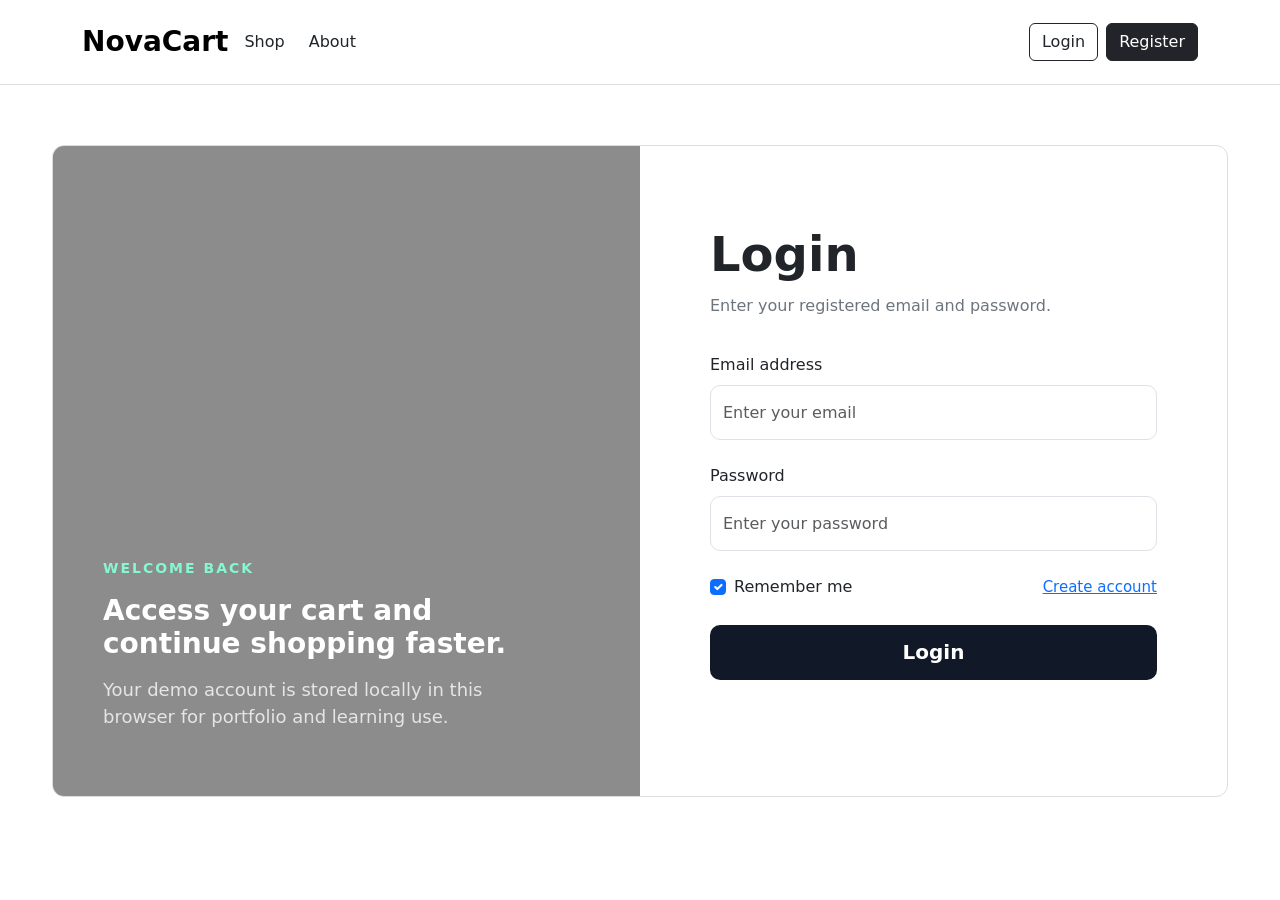
<file: login.html>
<!DOCTYPE html>
<html lang="en">
<head>
  <meta charset="UTF-8" />
  <meta name="viewport" content="width=device-width, initial-scale=1.0"/>
  <title> Login</title>

  <!-- Bootstrap 5 -->
  <link href="https://cdn.jsdelivr.net/npm/bootstrap@5.3.3/dist/css/bootstrap.min.css" rel="stylesheet">
  <link rel="stylesheet" href="login.css">
  
</head>
<body>

  <!-- Navbar -->
  <nav class="navbar navbar-expand-lg py-3">
    <div class="container">
      <a class="navbar-brand brand" href="index.html">NovaCart</a>

      <div class="d-flex align-items-center gap-4">
        <a href="index.html" class="text-dark text-decoration-none">Shop</a>
        <a href="about.html" class="text-dark text-decoration-none">About</a>
      </div>

      <div class="ms-auto d-flex gap-2">
        <button class="btn btn-outline-dark" onclick="window.location.href='login.html'">Login</button>
        <button class="btn btn-dark"onclick="window.location.href='register.html'">Register</button>
      </div>
    </div>
  </nav>

  <!-- Login Section -->
  <div class="container login-wrapper">
    <div class="row g-0 login-card">

      <!-- Left Side -->
      <div class="col-lg-6">
        <div class="left-panel">
          <div class="left-overlay"></div>
          <div class="left-content">
            <div class="welcome-text">WELCOME BACK</div>

            <h1>Access your cart and continue shopping faster.</h1>
            <p>Your demo account is stored locally in this browser
              for portfolio and learning use.</p>
          </div>
        </div>
      </div>

      <!-- Right Side -->
      <div class="col-lg-6">
        <div class="form-panel">
          <h2>Login</h2>
          <p class="subtitle">Enter your registered email and password.</p>
          <form>

            <!-- Email -->
            <div class="mb-4">
              <label class="form-label">Email address</label>

              <input type="email" id="loginEmail" class="form-control" placeholder="Enter your email">
            </div>

            <!-- Password -->
            <div class="mb-4">
              <label class="form-label">Password</label>
              <input type="password" id="loginPassword" class="form-control" placeholder="Enter your password">
            </div>

            <!-- Remember -->
            <div class="d-flex justify-content-between align-items-center mb-4">
              <div class="form-check">
                <input class="form-check-input" type="checkbox" id="remember" checked>
                <label class="form-check-label" for="remember">Remember me</label>
              </div>
              <a href="register.html" class="small-link">Create account</a>
            </div>

            <!-- Login Button -->
            <button type="button" class="btn btn-login w-100" onclick="loginUser()">Login</button>
          </form>
        </div>
      </div>
    </div>
  </div>
  <script src ="login.js"></script>
</body>
</html>
</file>
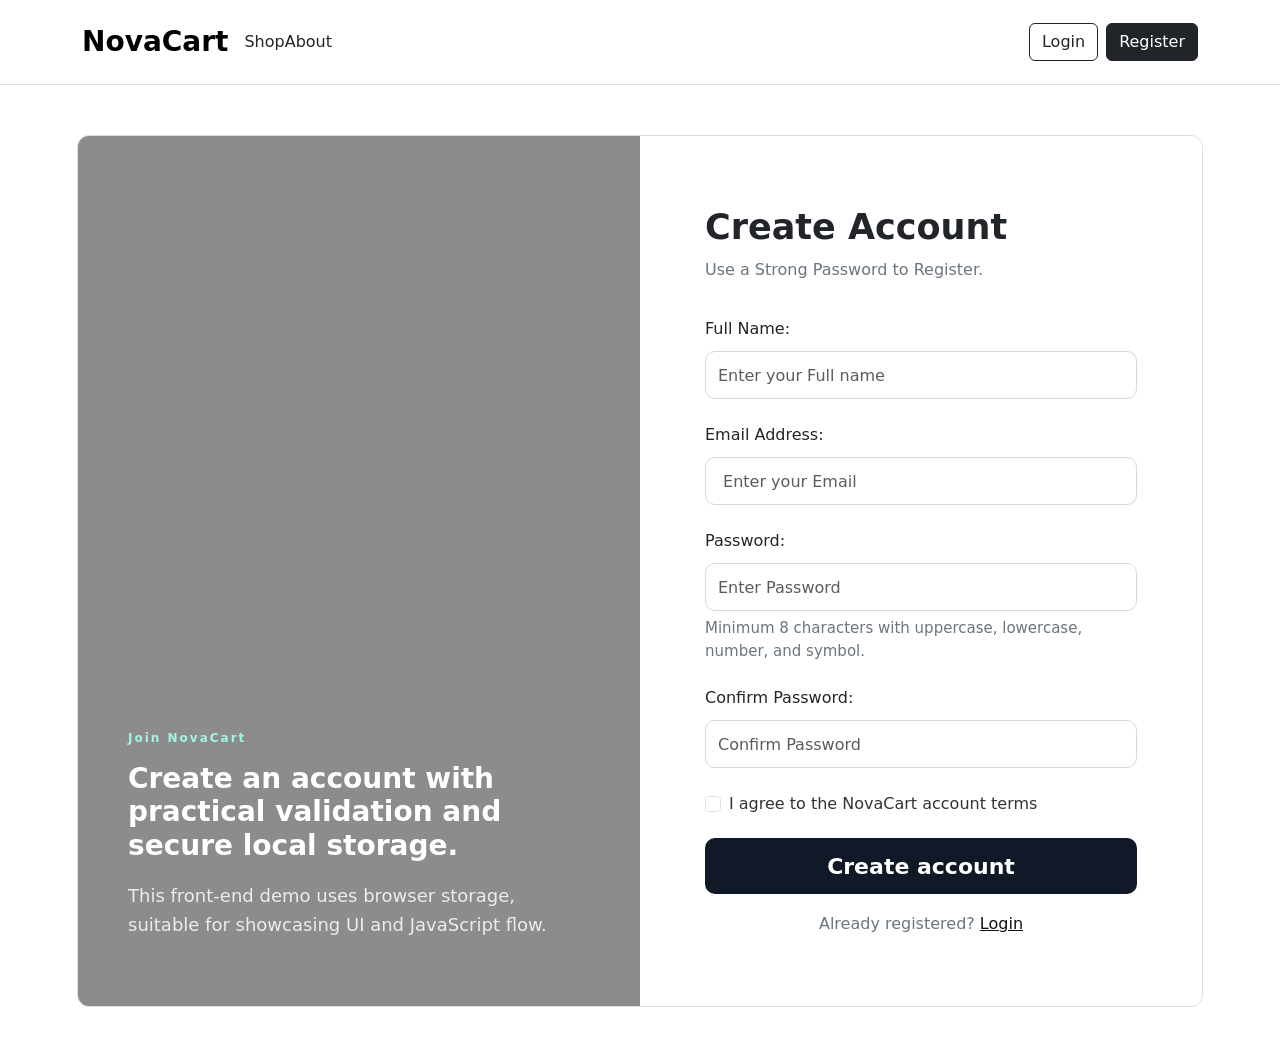
<file: register.html>
<!DOCTYPE html>
<html lang="en">
<head>
  <meta charset="UTF-8" />
  <meta name="viewport" content="width=device-width, initial-scale=1.0"/>
  <title>NovaCart Register</title>

  <!-- Bootstrap 5 -->
  <link href="https://cdn.jsdelivr.net/npm/bootstrap@5.3.3/dist/css/bootstrap.min.css" rel="stylesheet">
  <link rel="stylesheet" href="register.css">
</head>
<body>

 <!-- Navbar -->
     <nav class="navbar navbar-brand-lg py-3">
        <div class="container">
            <a class="navbar-brand brand">NovaCart</a>
            <div class="d-flex gap">
                <a href="shop.html" class="text-dark text-decoration-none">Shop</a>
                <a href="About.html" class="text-dark text-decoration-none">About</a>
            </div>
            <div class="ms-auto d-flex gap-2">
                <button class="btn btn-outline-dark" onclick="window.location.href='login.html'">Login</button>
                <button class="btn btn-dark">Register</button>

            </div>
        </div>
     </nav>
     <!-- Register Section -->
      <div class="container auth-wrapper">
        <div class="row g-0 auth-card">

            <!-- Left Image -->
             <div class="col-lg-6">
                <div class="left-panel">
                    <div class="left-content">
                        <div class="tag">Join NovaCart</div>
                        <h2>Create an account with practical validation and secure local storage.</h2>
                        <p>This front-end demo uses browser storage, suitable for showcasing UI and JavaScript flow.</p>
                    </div>
                </div>
             </div>
             <!-- Right Form -->
              <div class="col-lg-6">
                <div class="form-panel">
                    <h2>Create Account</h2>
                    <p class="subtitle">Use a Strong Password to Register.</p>
                    <form>
                         <!-- Full Name -->
                         <label class="form-label">Full Name:</label>
                         <input type="text" id="registerUsername" class="form-control" placeholder="Enter your Full name">
                         <!-- Email -->
                         <label class="form-label">Email Address:</label>
                         <input type="email" id="registerEmail" class="form-control" placeholder=" Enter your Email">
                         <!-- Password -->
                          <label class="form-label">Password:</label>
                         <input type="password" id="registerPassword" class="form-control" placeholder="Enter Password">
                         <div class="password-note">Minimum 8 characters with uppercase, lowercase, number, and symbol.</div>
                         <!-- Confirm Password -->
                         <label class="form-label">Confirm Password:</label>
                         <input type="password" id="confirmPassword" class="form-control" placeholder="Confirm Password">
                         <!-- Terms -->

            <div class="form-check mt-2">

              <input class="form-check-input" type="checkbox" id="terms">
              <label class="form-check-label" for="terms">I agree to the NovaCart account terms</label></div>

            <!-- Register Button -->
            <button type="button" class="btn-register" onclick="registerUser()">Create account</button>

            <!-- Bottom -->
            <div class="bottom-text"> Already registered?
              <a href="login.html">Login</a></div>
          </form>
        </div>
      </div>
    </div>
  </div>

 <script src="register.js"></script>
</body>
</html>
</file>
<file: login.css>
.body{
      background:#f3f4f6;
      font-family: Arial, Helvetica, sans-serif;
    }
    .navbar{
      background:#fff;
      border-bottom:1px solid #ddd;
    }
    .brand{
      font-weight:700;
      font-size:28px;
    }
    .login-wrapper{
      max-width:1200px;
      margin:60px auto;
    }
    .login-card{
      border-radius:12px;
      overflow:hidden;
      background:#fff;
      border:1px solid #ddd;
    }
    .left-panel{
      position:relative;
      min-height:650px;
      background:
      url('https://images.unsplash.com/photo-1516321318423-f06f85e504b3?q=80&w=1200&auto=format&fit=crop')
      center/cover no-repeat;
    }
    .left-overlay{
      position:absolute;
      inset:0;
      background:rgba(0,0,0,0.45);
    }
    .left-content{
      position:absolute;
      bottom:50px;
      left:50px;
      color:#fff;
      z-index:2;
      max-width:420px;
    }
    .welcome-text{
      color:#86f7d3;
      font-size:14px;
      letter-spacing:2px;
      font-weight:700;
    }
    .left-content h1{
      font-size:28px;
      font-weight:700;
      line-height:1.2;
      margin:15px 0;
    }
    .left-content p{
      font-size:18px;
      color:#e5e5e5;
    }
    .form-panel{
      padding:80px 70px;
    }
    .form-panel h2{
      font-size:48px;
      font-weight:700;
      margin-bottom:10px;
    }
    .subtitle{
      color:#6c757d;
      margin-bottom:35px;
    }
    .form-control{
      height:55px;
      border-radius:10px;
    }
    .btn-login{
      background:#111827;
      color:#fff;
      height:55px;
      border-radius:10px;
      font-size:20px;
      font-weight:600;
    }
    .btn-login:hover{
      background:#000;
      color:#fff;
    }
    .small-link{
      font-size:15px;
    }
    @media(max-width:991px){
      .left-panel{
        min-height:350px;
      }
      .form-panel{
        padding:40px 25px;
      }
      .left-content h1{
        font-size:34px;
      }
      .form-panel h2{
        font-size:36px;
      }
    }
</file>
<file: register.css>
.body{
      background:#f3f4f6;
      font-family: Arial, Helvetica, sans-serif;
    }

    .navbar{
      background:#fff;
      border-bottom:1px solid #ddd;
    }

    .brand{
      font-size:28px;
      font-weight:700;
    }

    .auth-wrapper{
      max-width:1150px;
      margin:50px auto;
    }

    .auth-card{
      background:#fff;
      border-radius:12px;
      overflow:hidden;
      border:1px solid #ddd;
    }

    /* LEFT PANEL */

    .left-panel{
      position:relative;
      min-height:870px;

      background:
      linear-gradient(
      rgba(0,0,0,0.45),
      rgba(0,0,0,0.45)
      ),
      url('https://images.unsplash.com/photo-1556742049-0cfed4f6a45d?auto=format&fit=crop&w=1100&q=80');
      background-size:cover;
      background-position:center;
    }

    .left-content{
      position:absolute;
      bottom:50px;
      left:50px;
      color:#fff;
      max-width:420px;
    }

    .tag{
      color:#9ff6e3;
      font-size:12px;
      letter-spacing:2px;
      font-weight:600;
      margin-bottom:15px;
    }

    .left-content h2{
      font-size:28px;
      line-height:1.2;
      font-weight:700;
      margin-bottom:20px;
    }

    .left-content p{
      color:#ececec;
      font-size:18px;
      line-height:1.6;
    }

    /* RIGHT PANEL */

    .form-panel{
      padding:70px 65px;
    }

    .form-panel h2{
      font-size:35px;
      font-weight:700;
      margin-bottom:10px;
    }

    .subtitle{
      color:#6c757d;
      margin-bottom:35px;
    }

    .form-label{
      margin-bottom:10px;
      font-weight:500;
    }

    .form-control{
      height:48px;
      border-radius:10px;
      border:1px solid #d8d8d8;
      margin-bottom:24px;
    }

    .form-control:focus{
      box-shadow:none;
      border-color:#111827;
    }

    .password-note{
      color:#6c757d;
      font-size:15px;
      margin-top:-18px;
      margin-bottom:24px;
    }

    .form-check-label{
      color:#333;
    }

    .btn-register{
      width:100%;
      height:56px;
      border:none;
      border-radius:10px;
      background:#111827;
      color:#fff;
      font-size:22px;
      font-weight:600;
      margin-top:20px;
      transition:0.3s;
    }

    .btn-register:hover{
      background:#000;
    }

    .bottom-text{
      text-align:center;
      margin-top:18px;
      color:#6c757d;
    }

    .bottom-text a{
      color:#111;
      font-weight:500;
    }

    @media(max-width:991px){

      .left-panel{
        min-height:350px;
      }

      .form-panel{
        padding:40px 25px;
      }

      .form-panel h2{
        font-size:38px;
      }
    }
</file>
